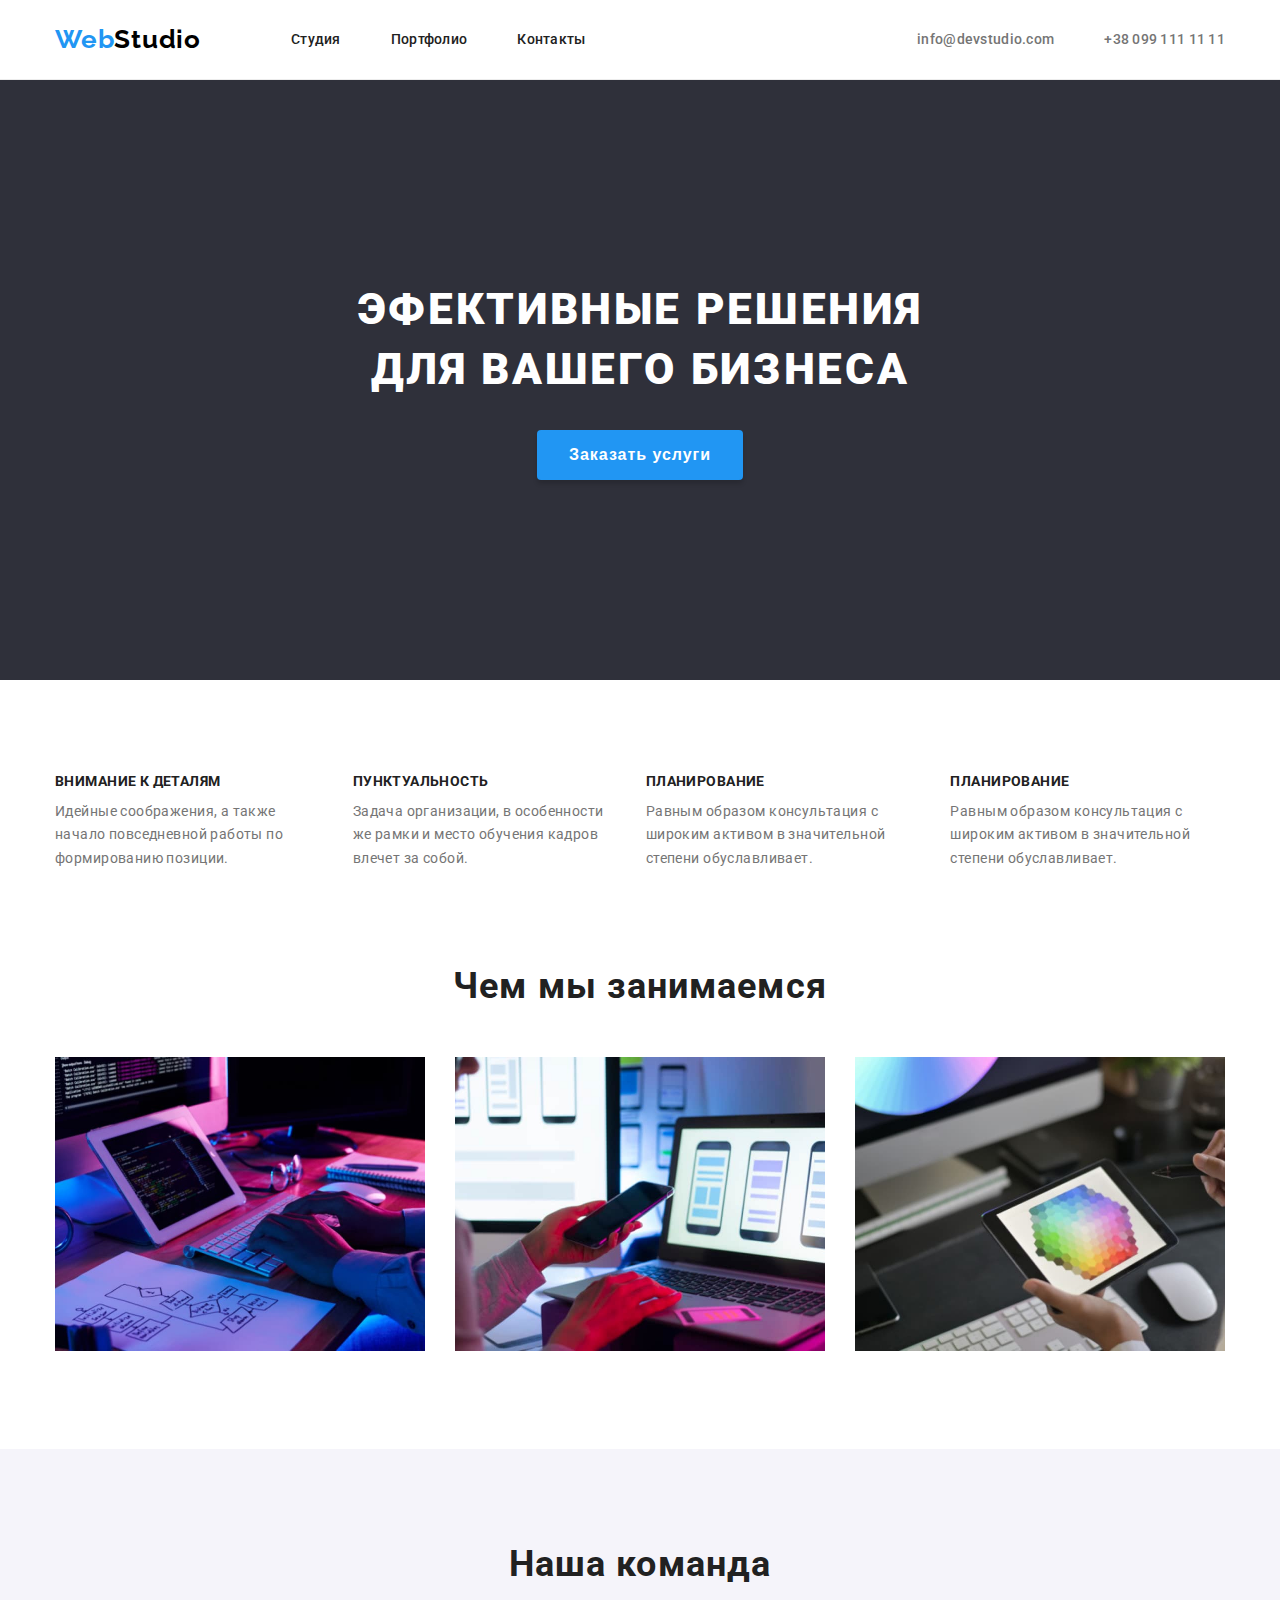
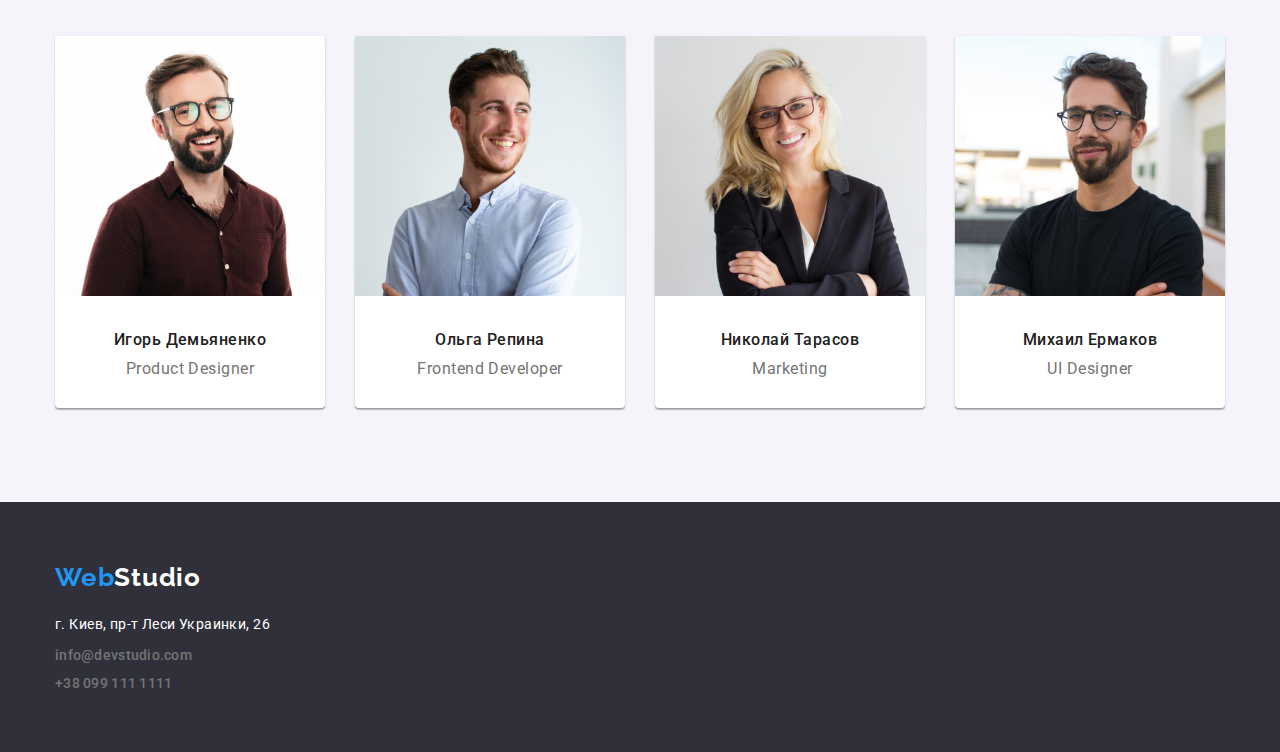
<file: index.html>
<!DOCTYPE html>
<html lang="ru">
  <head>
    <meta charset="UTF-8" />
    <meta http-equiv="X-UA-Compatible" content="IE=edge" />
    <meta name="viewport" content="width=device-width, initial-scale=1.0" />
    <link rel="preconnect" href="https://fonts.googleapis.com" />
    <link rel="preconnect" href="https://fonts.gstatic.com" crossorigin />
    <link
      href="https://fonts.googleapis.com/css2?family=Raleway:wght@700&family=Roboto:wght@400;500;700;900&display=swap"
      rel="stylesheet"
    />
    <link rel="stylesheet" href="./css/style.css" />
    <title>WebStudio</title>
  </head>
  <body>
    <!--HEADER-->
<header class="top-header">
  <div class="container">
    <nav class="top-nav">
      <a class="link logo" href="./index.html">
        <span class="color-logo">Web</span>Studio</a>
      <ul class="menu list">
        <li class="menu-item">
          <a class="menu-link link activ" href="index.html"> Студия</a>
        </li>
        <li class="menu-item">
          <a class="menu-link link activ" href="portfolio.html"> Портфолио </a>
        </li>
        <li class="menu-item">
          <a class="menu-link link activ" href="#contacts"> Контакты </a>
        </li>
      </ul>
    </nav>
    <ul class="contacts list">
      <li>
        <a class="mail link" href="mailto:info@devstudio.com">info@devstudio.com
        </a>
      </li>
      <li>
        <a class="tel link" href="tel:+380991111111">+38 099 111 11 11 </a>
      </li>
    </ul>
  </div>
</header>
    <!--Main content-->
    <main>
      <!--БЛОК З ЗАГОЛОВКОМ 1 РІВНЯ ТА ФОНОМ-->
      <section class="hero">
        <div>
          <h1 class="main-h1">ЭФЕКТИВНЫЕ РЕШЕНИЯ ДЛЯ ВАШЕГО БИЗНЕСА</h1>
        </div>
        <div>
          <button class="hero-button" type="button">Заказать услуги</button>
        </div>
      </section>
      <!--БЛОК ДЕ НАЙБІЛЬШЕ ТЕКСТУ-->
      <section class="section-description">
        <div class="container">
<ul class="list description-list">
  <li class="description-li">
    <h3 class="main-title-item">Внимание к деталям</h3>
    <p class="second-inform-text">
      Идейные соображения, а также начало повседневной работы по
      формированию позиции.
    </p>
  </li>
  <li class="description-li">
    <h3 class="main-title-item">Пунктуальность</h3>
    <p class="second-inform-text">
      Задача организации, в особенности же рамки и место обучения кадров
      влечет за собой.
    </p>
  </li>
  <li class="description-li">
    <h3 class="main-title-item">Планирование</h3>
    <p class="second-inform-text">
      Равным образом консультация с широким активом в значительной
      степени обуславливает.
    </p>
  </li>
  <li>
    <h3 class="main-title-item">Планирование</h3>
    <p class="second-inform-text">
      Равным образом консультация с широким активом в значительной
      степени обуславливает.
    </p>
  </li>
</ul>
        </div>
        
      </section>

      <!--What our team does-->
      <section class="section-we-does">
        <h2 class="what-we-does-title">Чем мы занимаемся</h2>
        <div class="container">
        <ul class="img-our-job list">
          <li>
            <img src="images/img1.jpg" alt="Базы даных" width="370" height="294" />
          </li>
          <li>
            <img src="images/img2.jpg" alt="Мобильные технологии" width="370" height="294" />
          </li>
          <li>
            <img src="images/img3.jpg" alt="Стили" width="370" height="294" />
          </li>
        </ul>
        </div>

      </section>
      <!--Our team-->
      <section class="our-team-section">
        <div class="container-our-team">
        <h2 class="our-team-title">Наша команда</h2>
        <ul class="our-team-list list">
          <li class="our-team-li">
            <img src="images/img-3.jpg" alt="Игорь Демьяненко" width="270" height="260" />
            <div class="our-team-title-position">
              <h3 class="name-title">Игорь Демьяненко</h3>
              <p class="job-title">Product Designer</p>
            </div>
        
          </li>
          <li class="our-team-li">
            <img src="images/img-1.jpg " alt="Ольга Репина" width="270" height="260" />
            <div class="our-team-title-position">
              <h3 class="name-title">Ольга Репина</h3>
              <p class="job-title">Frontend Developer</p>
            </div>
        
          </li>
          <li class="our-team-li">
            <img src="images/img-2.jpg" alt="Николай Тарасов" width="270" height="260" />
            <div class="our-team-title-position">
              <h3 class="name-title">Николай Тарасов</h3>
              <p class="job-title">Marketing</p>
            </div>
          </li>
          <li class="our-team-li">
            <img src="images/img.jpg" alt="Михаил Ермаков" width="270" height="260" />
            <div class="our-team-title-position">
              <h3 class="name-title">Михаил Ермаков</h3>
              <p class="job-title">UI Designer</p>
            </div>
          </li>
        </ul>
        </div>
      </section>
    </main>

    <!--Footer-->
    <footer class="footer">
      <div class="container-footer">
        <a class="link logo-footer" href="index.html">
          <span class="color-logo">Web</span>Studio</a>
        <ul class="contacts-footer list">
          <li class="contacts-list-footer">
            <a class="link address-footer" href="https://goo.gl/maps/cu6gR2nip6gFsMt37">
              г. Киев, пр-т Леси Украинки, 26</a>
          </li>
          <li class="contacts-list-footer">
            <a class="mail-footer link" href="mailto:info@devstudio.com">info@devstudio.com</a>
          </li>
          <li>
            <a class="tel-footer link" href="tel:+380991111111">+38 099 111 1111</a>
          </li>
        </ul>
      </div>
    
    </footer>
  </body>
</html>
</file>
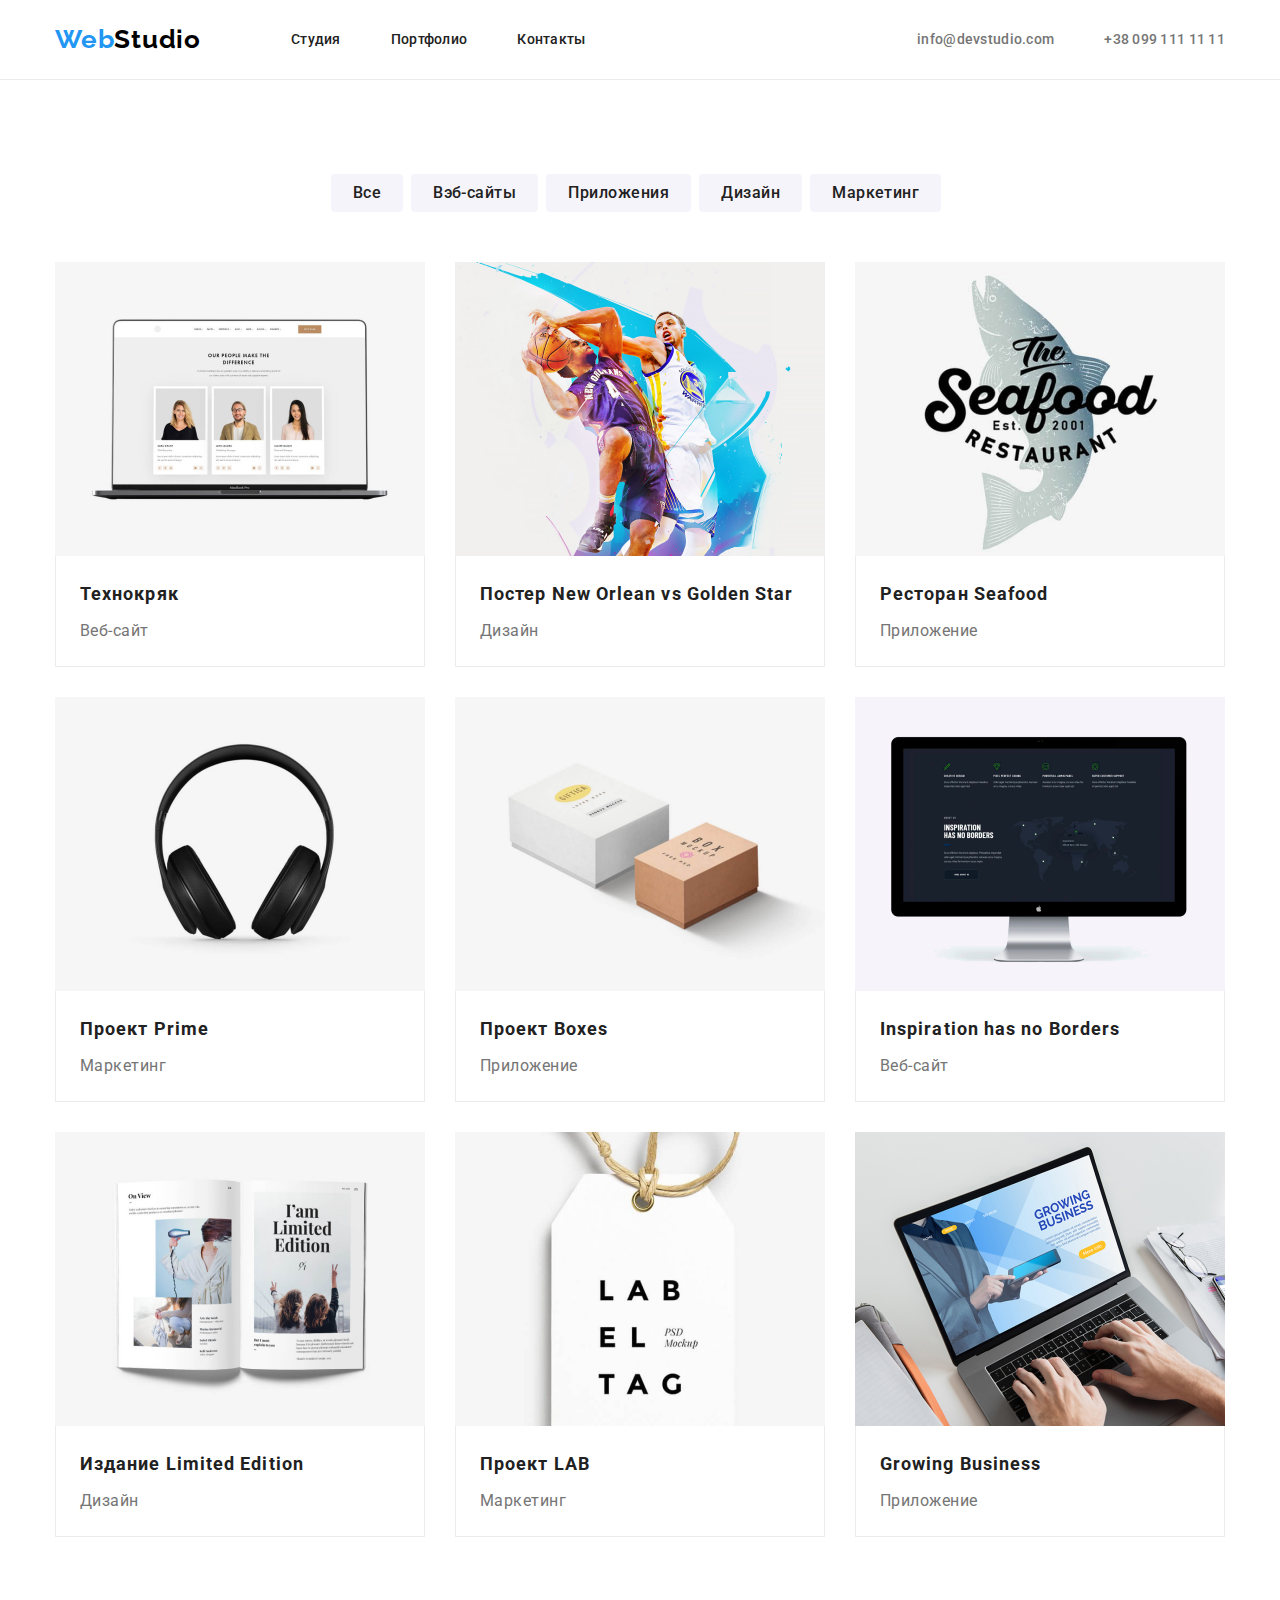
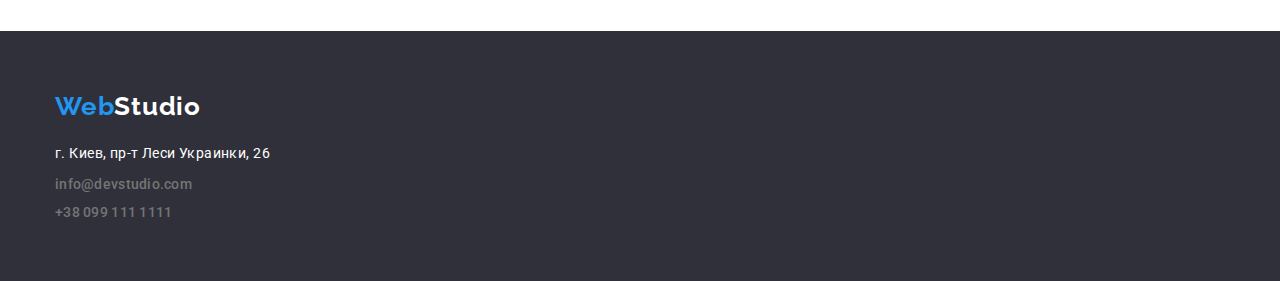
<file: portfolio.html>
<!DOCTYPE html>
<html lang="ru">
  <head>
    <meta charset="UTF-8" />
    <meta http-equiv="X-UA-Compatible" content="IE=edge" />
    <meta name="viewport" content="width=device-width, initial-scale=1.0" />
    <link rel="preconnect" href="https://fonts.googleapis.com" />
    <link rel="preconnect" href="https://fonts.gstatic.com" crossorigin />
    <link
      href="https://fonts.googleapis.com/css2?family=Raleway:wght@700&family=Roboto:wght@400;500;700;900&display=swap"
      rel="stylesheet"
    />
    <link rel="stylesheet" href="./css/style.css" />
    <title>Портфолио</title>
  </head>
  <body>
    <!--HEADER-->
    <header class="top-header">
      <div class="container">
      <nav class="top-nav">
        <a class="link logo" href="./index.html">
          <span class="color-logo">Web</span>Studio</a>
        <ul class="menu list">
          <li class="menu-item">
            <a class="menu-link link activ" href="index.html"> Студия</a>
          </li>
          <li class="menu-item">
            <a class="menu-link link activ" href="portfolio.html"> Портфолио </a>
          </li>
          <li class="menu-item">
            <a class="menu-link link activ" href="#contacts"> Контакты </a>
          </li>
        </ul>
      </nav>
      <ul class="contacts list">
        <li>
          <a class="mail link" href="mailto:info@devstudio.com">info@devstudio.com
          </a>
        </li>
        <li>
          <a class="tel link" href="tel:+380991111111">+38 099 111 11 11 </a>
        </li>
      </ul>
      </div>  
    </header>
    <main>
      <!--Блок з кнопками та картинками-->
  <div class="container">
      <section class="section">
  <!--<h1>Портфолио</h1>-->
  <ul class="portfolio-btn-list list">
    <li class="portfolio-btn-li">
      <button class="list portfolio-button-hero" type="button">
        Все
      </button>
    </li>
    <li class="portfolio-btn-li">
      <button class="list portfolio-button-hero" type="button">
        Вэб-сайты
      </button>
    </li>
    <li class="portfolio-btn-li">
      <button class="list portfolio-button-hero" type="button">
        Приложения
      </button>
    </li>
    <li class="portfolio-btn-li">
      <button class="list portfolio-button-hero" type="button">
        Дизайн
      </button>
    </li>
    <li class="portfolio-btn-li">
      <button class="list portfolio-button-hero" type="button">
        Маркетинг
      </button>
    </li>
  </ul>


        <ul class="portfolio-img-list list">
          <li class="portfolio-img-li">
            <img src="./images/Portfolio/image_computers.png" alt="computers" class="img-portfolio-seting" width="370" height="294" />
            <div class="hero-title-position">
              <h2 class="hero-title-h2">Технокряк</h2>
              <p class="hero-paragraf-p">Веб-сайт</p>
            </div>
            
          </li>
          <li class="portfolio-img-li">
            <img src="./images/Portfolio/image_basket.png" alt="basketball" class="img-portfolio-seting" width="370" height="294" />
            <div class="hero-title-position">
              <h2 class="hero-title-h2">Постер New Orlean vs Golden Star</h2>
              <p class="hero-paragraf-p">Дизайн</p>
            </div>
            
          </li>
          <li class="portfolio-img-li">
            <img src="./images/Portfolio/image_seafood.png" alt="seafood" class="img-portfolio-seting" width="370" height="294" />
            <div class="hero-title-position">
              <h2 class="hero-title-h2">Ресторан Seafood</h2>
              <p class="hero-paragraf-p">Приложение</p>
            </div>
            
          </li>
          <li class="portfolio-img-li">
            <img src="./images/Portfolio/image_wirrels.png" alt="Wirrelss" class="img-portfolio-seting" width="370" height="294" />
            <div class="hero-title-position">
              <h2 class="hero-title-h2">Проект Prime</h2>
              <p class="hero-paragraf-p">Маркетинг</p>
            </div>
            
          </li>
          <li class="portfolio-img-li">
            <img src="./images/Portfolio/image_box.png" alt="boxes" class="img-portfolio-seting" width="370" height="294" />
            <div class="hero-title-position">
              <h2 class="hero-title-h2">Проект Boxes</h2>
              <p class="hero-paragraf-p">Приложение</p>
            </div>
            
          </li>
          <li class="portfolio-img-li">
            <img src="./images/Portfolio/image_pc.png" alt="inspiration" class="img-portfolio-seting" width="370" height="294" />
            <div class="hero-title-position">
              <h2 class="hero-title-h2">Inspiration has no Borders</h2>
              <p class="hero-paragraf-p">Веб-сайт</p>
            </div>
            
          </li>
          <li class="portfolio-img-li">
            <img src="./images/Portfolio/image_book.png" alt="books" class="img-portfolio-seting" width="370" height="294" />
            <div class="hero-title-position">
              <h2 class="hero-title-h2">Издание Limited Edition</h2>
              <p class="hero-paragraf-p">Дизайн</p>
            </div>
            
          </li>
          <li class="portfolio-img-li">
            <img src="./images/Portfolio/image_labeltag.png" alt="lab el tag" class="img-portfolio-seting" width="370" height="294" />
            <div class="hero-title-position">
              <h2 class="hero-title-h2">Проект LAB</h2>
              <p class="hero-paragraf-p">Маркетинг</p>
            </div>
            
          </li>
          <li class="portfolio-img-li">
            <img src="./images/Portfolio/image_laptop.png" alt="laptop" class="img-portfolio-seting" width="370" height="294" />
            <div class="hero-title-position">
              <h2 class="hero-title-h2">Growing Business</h2>
              <p class="hero-paragraf-p">Приложение</p>
            </div>
            
          </li>
        </ul>
</section>
      </div>
      
    </main>

    <!--Footer-->
    <footer class="footer">
      <div class="container-footer">
              <a class="link logo-footer" href="index.html">
                <span class="color-logo">Web</span>Studio</a>
              <ul class="contacts-footer list">
                <li class="contacts-list-footer">
                  <a class="link address-footer" href="https://goo.gl/maps/cu6gR2nip6gFsMt37">
                    г. Киев, пр-т Леси Украинки, 26</a>
                </li>
                <li class="contacts-list-footer">
                  <a class="mail-footer link" href="mailto:info@devstudio.com">info@devstudio.com</a>
                </li>
                <li>
                  <a class="tel-footer link" href="tel:+380991111111">+38 099 111 1111</a>
                </li>
              </ul>
      </div>

    </footer>
  </body>
</html>
</file>
<file: css/style.css>
:root {
  --main-color: #212121;
  --color2: #ffffff;
  --color-hover: #2196f3;
  --logo-font-fam: "Raleway", sans-serif;
  --primary-font-size: 14px;
}
p,
h1,
h2,
h3,
h4,
h5,
h6 {
  margin: 0;
}
ul,
ol {
  margin: 0;
  padding-left: 0;
}
* {
  margin: 0;
  padding: 0;
  box-sizing: border-box;
}
.list {
  list-style: none;
}
.link {
  text-decoration: none;
}

body {
  font-family: "Roboto", sans-serif;
  color: #212121;
}

/*HEADER*/
.top-header {
  height: 80px;
  border-bottom: 1px solid #ececec;
}
.container{
  width: 1200px;
  margin: 0 auto;
  padding-left: 15px;
  padding-right: 15px;
  display: flex;
}
.top-nav {
  display: flex;
}

.logo {
  font-family: var(--logo-font-fam);
  font-weight: 700;
  font-size: 26px;
  line-height: 1.19;
  letter-spacing: 0.03em;
  color: #000000;
  padding: 24px 0;
  display: block;
  margin-right: 90px;
}

.color-logo {
  color: var(--color-hover);
}

.menu {
  display: flex;
}

.menu-item {
  margin-right: 50px;
}

.menu-link {
  font-weight: 500;
  font-size: var(--primary-font-size);
  line-height: 1.14;
  letter-spacing: 0.02em;
  color: #212121;
  padding: 32px 0;
  display: block;
}

.activ:focus{
  color: var(--color-hover);
}
.activ:hover{
  color: var(--color-hover);
}
.contacts {
  display: flex;
  margin-left: auto;
}

.mail {
  font-weight: 500;
  font-size: var(--primary-font-size);
  line-height: 1.14;
  letter-spacing: 0.02em;
  color: #757575;
  margin-right: 50px;
  padding: 32px 0;
  display: block;
}
.mail:hover,
.mail:focus {
  color: var(--color-hover);
}

.tel {
  font-weight: 500;
  font-size: var(--primary-font-size);
  line-height: 1.14;
  letter-spacing: 0.02em;
  color: #757575;
  padding: 32px 0;
  display: block;
}
.tel:hover,
.tel:focus {
  color: var(--color-hover);
}

/*MAIN*/
.hero {
  background: #2f303a;
  padding: 200px 0;
}
.main-h1 {
  max-width: 650px;
  margin: 0 auto;
  font-weight: 900;
  font-size: 44px;
  line-height: 1.36;
  text-align: center;
  letter-spacing: 0.06em;
  text-transform: uppercase;
  color: var(--color2);
  margin-bottom: 30px;
  
}
.hero-button {
  font-weight: 700;
  font-size: 16px;
  line-height: 1.87;
  display: flex;
  align-items: center;
  text-align: center;
  letter-spacing: 0.06em;
  box-shadow: 0px 4px 4px rgba(0, 0, 0, 0.15);
  border-radius: 4px;
  background: var(--color-hover);
  color: var(--color2);
  padding: 10px 32px;
  margin: auto;
  border: 0;
}
.hero-button:hover {
  background: #188ce8;
}
.section-description{
  padding: 94px 0;
}
.description-list {
  display: flex;
}
.description-li {
  margin-right: 30px;
}

.main-title-item {
  font-weight: 700;
  font-size: var(--primary-font-size);
  line-height: 1.14;
  letter-spacing: 0.03em;
  text-transform: uppercase;
  margin-bottom: 10px;
}

.second-inform-text {
  font-weight: 400;
  font-size: var(--primary-font-size);
  line-height: 1.71;
  letter-spacing: 0.03em;
  color: #757575;
}

/*INFO IMAGES*/

.info-img {
  margin-bottom: 94px;
}

.what-we-does-title {
  font-weight: 700;
  font-size: 36px;
  line-height: 1.17;
  text-align: center;
  letter-spacing: 0.03em;
  margin-bottom: 50px;
}

.img-our-job {
  display: flex;
  flex-wrap: wrap;
  gap: 30px;
}
.section-we-does{
  padding-bottom: 94px;
}

/*OUR TEAM*/
.our-team-section {
  background: #f5f4fa;
  padding: 94px 0;
}
.container-our-team{
    width: 1200px;
      margin: 0 auto;
      padding-left: 15px;
      padding-right: 15px;
}

.our-team-title {
  font-weight: 700;
  font-size: 36px;
  line-height: 1.17;
  text-align: center;
  letter-spacing: 0.03em;
  margin-bottom: 50px;
}

.our-team-list {
  display: flex;
  flex-wrap: wrap;
  gap: 30px;
}
.our-team-li {
  background: #ffffff;
  box-shadow: 0px 1px 3px rgba(0, 0, 0, 0.12), 0px 1px 1px rgba(0, 0, 0, 0.14),
    0px 2px 1px rgba(0, 0, 0, 0.2);
  border-radius: 0px 0px 4px 4px;
}
.our-team-title-position{
  padding: 30px 0;
}
.name-title {
  font-weight: 500;
  font-size: 16px;
  line-height: 1.19;
  text-align: center;
  letter-spacing: 0.03em;
  margin-bottom: 10px;
}

.job-title {
  font-weight: 400;
  font-size: 16px;
  line-height: 1.19;
  text-align: center;
  letter-spacing: 0.03em;
  color: #757575;
}

/*MAIN PORTFOLIO*/
.section{
  padding: 94px 0;
}
.portfolio-btn-list {
  display: flex;
  justify-content: center;
  margin-bottom: 50px;
}
.portfolio-btn-li {
  margin-right: 8px;
}
.portfolio-button-hero {
  font-family: inherit;
  font-weight: 500;
  font-size: 16px;
  line-height: 1.62;
  text-align: center;
  letter-spacing: 0.03em;
  color: #212121;
  padding: 6px 22px;
  background: #f5f4fa;
  border-radius: 4px;
  border: 0;
}

.portfolio-button-hero:hover,
.portfolio-button-hero:focus {
  background-color: var(--color-hover);
  color: var(--color2);
}
.portfolio-img-list {
  display: flex;
  flex-wrap: wrap;
  gap: 30px;
}
.img-portfolio-seting{
  display: block;
  max-width: 100%;
  height: auto;
}
.portfolio-img-li {
  background: #ffffff;
}
.hero-title-position{
  padding: 20px 24px;
  border: 1px solid #ececec;
  border-top: none;
}
.hero-title-h2 {
  font-weight: 700;
  font-size: 18px;
  line-height: 2;
  letter-spacing: 0.06em;
  color: #212121;
  margin-bottom: 4px;
}

.hero-paragraf-p {
  font-weight: 400;
  font-size: 16px;
  line-height: 1.87;
  letter-spacing: 0.03em;
  color: #757575;
}

/*FOOTER*/
.footer {
  background: #2f303a;
  padding: 60px 0;
}
.container-footer{
    width: 1200px;
      margin: 0 auto;
      padding-left: 15px;
      padding-right: 15px;
      display: block;
}
.logo-footer {
  font-family: var(--logo-font-fam);
  font-style: normal;
  font-weight: 700;
  font-size: 26px;
  line-height: 1.19;
  letter-spacing: 0.03em;
  color: var(--color2);
}
.contacts-footer{
  margin-top: 20px;
}
.contacts-list-footer{
  margin-bottom: 9px;
}
.address-footer {
  font-style: normal;
  font-weight: 400;
  font-size: var(--primary-font-size);
  line-height: 1.7;
  letter-spacing: 0.03em;
  color: var(--color2);
}
.mail-footer{
  font-weight: 500;
    font-size: var(--primary-font-size);
    line-height: 1.14;
    letter-spacing: 0.02em;
    color: #757575;
}
.tel-footer{
  font-weight: 500;
    font-size: var(--primary-font-size);
    line-height: 1.14;
    letter-spacing: 0.02em;
    color: #757575;
}
</file>
